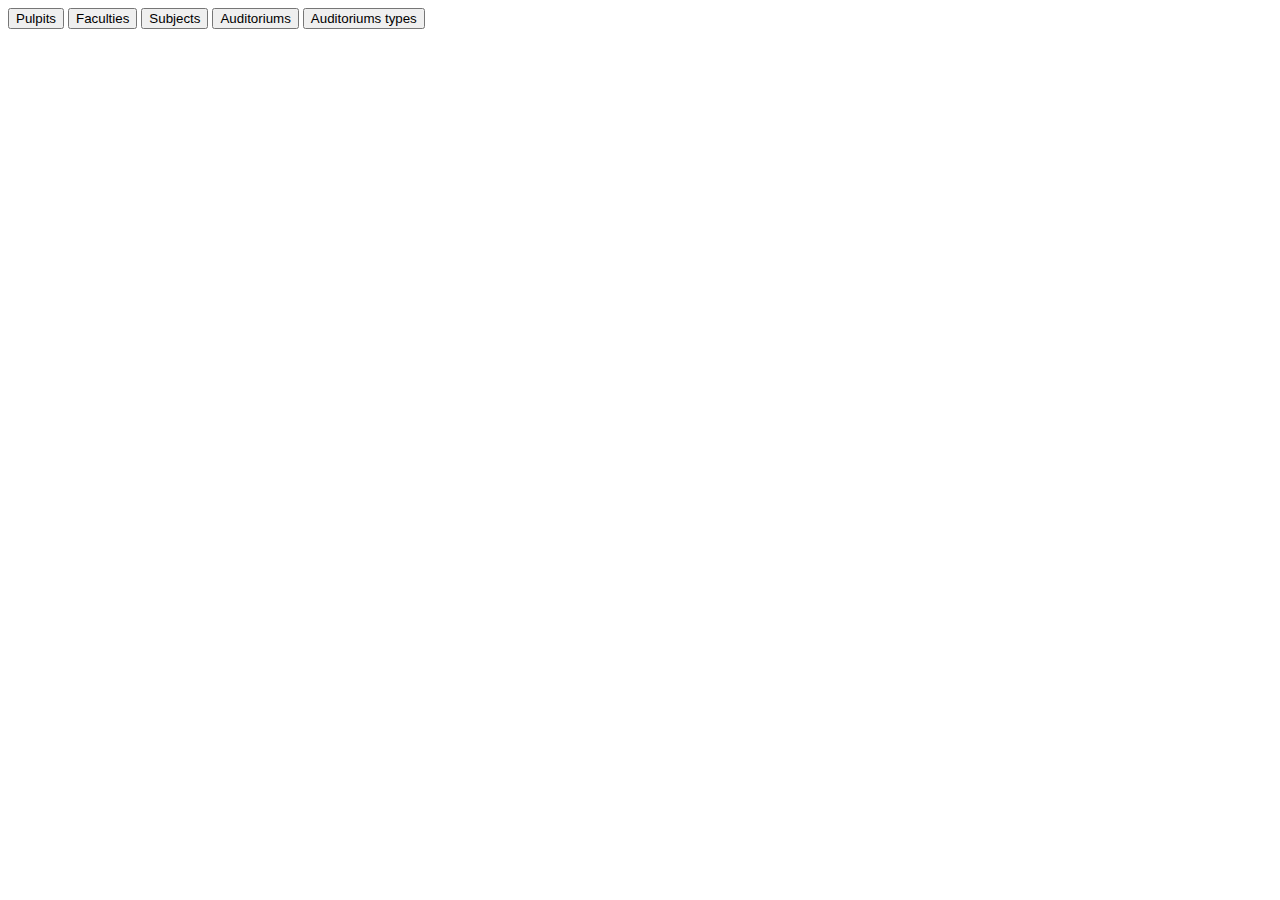
<file: Node js практика 4/index.html>
<!DOCTYPE html>
<html lang="en" dir="ltr">

<head>
    <meta charset="utf-8">
    <title>Database</title>
</head>

<body>

    <button onclick="pulpits()">Pulpits</button>
    <button onclick="faculties()">Faculties</button>
    <button onclick="subjects()">Subjects</button>
    <button onclick="auditoriums()">Auditoriums</button>
    <button onclick="auditoriumstypes()">Auditoriums types</button>

    <div id="out"></div>
    <div id="errors" style="color: red; font-size: 20px;"></div>

</body>

<script>
    let table;
    let putpost;
    const url = "http://localhost:3000/api/";

    function pulpits() {
        table = "pulpits";
        fetch(url + "pulpits", {
            method: "GET"
        }).then(res => res.json()).then(res => {
            let container = document.getElementById("out");
            container.innerHTML = `
            </br>
            <input class="data" id="id" type="json" placeholder="Id">
            <input class="data" id="name" type="json" placeholder="Name">
            <input class="data" id="faculty" type="json" placeholder="Faculty Id"></br>
            <button onclick="post()">post</button>
            <button onclick="put()">put</button>
            </br></br></br>`;
            res.forEach(pulpit => {
                container.innerHTML += `<span>${pulpit.PULPIT} - ${pulpit.PULPIT_NAME} [${pulpit.FACULTY}] </span>`;
                container.innerHTML += `<button onclick="del(this)" id="${pulpit.PULPIT}">delete</button><br>`
            });
        });
    }

    function faculties() {
        table = "faculties";
        fetch(url + "faculties").then(res => res.json()).then(res => {
            let container = document.getElementById("out");
            container.innerHTML = `
            </br>
            <input class="data" id="id" type="text" placeholder="Id">
            <input class="data" id="name" type="text" placeholder="Name"></br>
            <button class="data" onclick="post()">post</button>
            <button onclick="put()">put</button>
            </br></br></br>`;
            res.forEach(faculty => {
                container.innerHTML += `<span>${faculty.FACULTY} - ${faculty.FACULTY_NAME}</span>`;
                container.innerHTML += `<button onclick="del(this)" id="${faculty.FACULTY}">delete</button><br>`;
            });
        });
    }

    function subjects() {
        table = "subjects";
        fetch(url + "subjects").then(res => res.json()).then(res => {
            let container = document.getElementById("out");
            container.innerHTML = `
            </br>
            <input class="data" id="id" type="text" placeholder="Id">
            <input class="data" id="name" type="text" placeholder="Name">
            <input class="data" id="pulpit" type="text" placeholder="Pulpit Id"></br>
            <button onclick="post()">post</button>
            <button onclick="put()">put</button>
            </br></br></br>`;
            res.forEach(subject => {
                container.innerHTML += `<span>${subject.SUBJECT} - ${subject.SUBJECT_NAME} [${subject.PULPIT}]</span>`;
                container.innerHTML += `<button onclick="del(this)" id="${subject.SUBJECT}">delete</button><br>`;
            });
        });
    }

    function auditoriums() {
        table = "auditoriums";
        fetch(url + "auditoriums").then(res => res.json()).then(res => {
            let container = document.getElementById("out");
            container.innerHTML = `
            </br>
            <input class="data" id="id" type="text" placeholder="Id">
            <input class="data" id="name" type="text" placeholder="Name">
            <input class="data" id="capacity" type="text" placeholder="Capacity">
            <input class="data" id="type" type="text" placeholder="Type Id"></br>
            <button onclick="post()">post</button>
            <button onclick="put()">put</button>
            </br></br></br>`;
            res.forEach(auditorium => {
                container.innerHTML += `<span>${auditorium.AUDITORIUM} - ${auditorium.AUDITORIUM_NAME} - ${auditorium.AUDITORIUM_CAPACITY} - ${auditorium.AUDITORIUM_TYPE}</span>`;
                container.innerHTML += `<button onclick="del(this)" id="${auditorium.AUDITORIUM}">delete</button><br>`;
            });
        });
    }

    function auditoriumstypes() {
        table = "auditoriumstypes";
        fetch(url + "auditoriumstypes").then(res => res.json()).then(res => {
            let container = document.getElementById("out");
            container.innerHTML = `
            </br>
            <input class="data" id="id" type="text" placeholder="Id">
            <input class="data" id="name" type="text" placeholder="Name"></br>
            <button onclick="post()">post</button>
            <button onclick="put()">put</button>
            </br></br></br>`;
            res.forEach(auditoriumstype => {
                container.innerHTML += `<span>${auditoriumstype.AUDITORIUM_TYPE} - ${auditoriumstype.AUDITORIUM_TYPENAME}</span>`;
                container.innerHTML += `<button onclick="del(this)" id="${auditoriumstype.AUDITORIUM_TYPE}">delete</button><br>`;
            });
        });
    }

    function put() {
        putpost = "PUT";
        let Data = Array.from(document.getElementsByClassName("data")).map(a => {
            return {
                field: a.getAttribute("id"),
                value: a.value
            };
        });
        let ID = Data.find(a => a.field === "id").value;
        upsert(Data, ID);
    }

    function post() {
        putpost = "POST";
        let Data = Array.from(document.getElementsByClassName("data")).map(a => {
            return {
                field: a.getAttribute("id"),
                value: a.value
            };
        });
        let ID = Data.find(a => a.field === "id").value;
        upsert(Data, ID);
    }

    function upsert(Data, ID) {
        let data;
        switch (table) {
            case "pulpits":
                data = {
                    PULPIT: Data.find(a => a.field === "id").value,
                    PULPIT_NAME: Data.find(a => a.field === "name").value,
                    FACULTY: Data.find(a => a.field === "faculty").value
                };
                break;
            case "faculties":
                data = {
                    FACULTY: Data.find(a => a.field === "id").value,
                    FACULTY_NAME: Data.find(a => a.field === "name").value
                };
                break;
            case "subjects":
                data = {
                    SUBJECT: Data.find(a => a.field === "id").value,
                    SUBJECT_NAME: Data.find(a => a.field === "name").value,
                    PULPIT: Data.find(a => a.field === "pulpit").value
                };
                break;
            case "auditoriums":
                data = {
                    AUDITORIUM: Data.find(a => a.field === "id").value,
                    AUDITORIUM_NAME: Data.find(a => a.field === "name").value,
                    AUDITORIUM_CAPACITY: Data.find(a => a.field === "capacity").value,
                    AUDITORIUM_TYPE: Data.find(a => a.field === "type").value
                };
                break;
            case "auditoriumstypes":
                data = {
                    AUDITORIUM_TYPE: Data.find(a => a.field === "id").value,
                    AUDITORIUM_TYPENAME: Data.find(a => a.field === "name").value
                };
                break;
        }
        fetch(url + table, {
                method: putpost,
                headers: {
                    "Content-Type": "json/aplication"
                },
                body: JSON.stringify(data)
            }).then(res => res.json()).then(res => {
                checkErrors(res);
                update();
            })
            .catch(res => {
                alert(res);
            });

    }

    function del(data) {
        fetch(`${url}${table}/${data.getAttribute("id")}`, {
                method: "DELETE"
            }).then(res => res.json()).then(res => {
                checkErrors(res);
                update();
            })
            .catch(res => {
                alert(res);
            });
    }

    function checkErrors(data) {
        if (typeof data === "string") {
            if (data.indexOf("error") !== -1) {
                alert(data);
            }
        }
    }

    function update() {
        switch (table) {
            case "pulpits":
                pulpits();
                break;
            case "faculties":
                faculties();
                break;
            case "subjects":
                subjects();
                break;
            case "auditoriums":
                auditoriums();
                break;
            case "auditoriumstypes":
                auditoriumstypes();
                break;
        }
    }
</script>

</html>
</file>
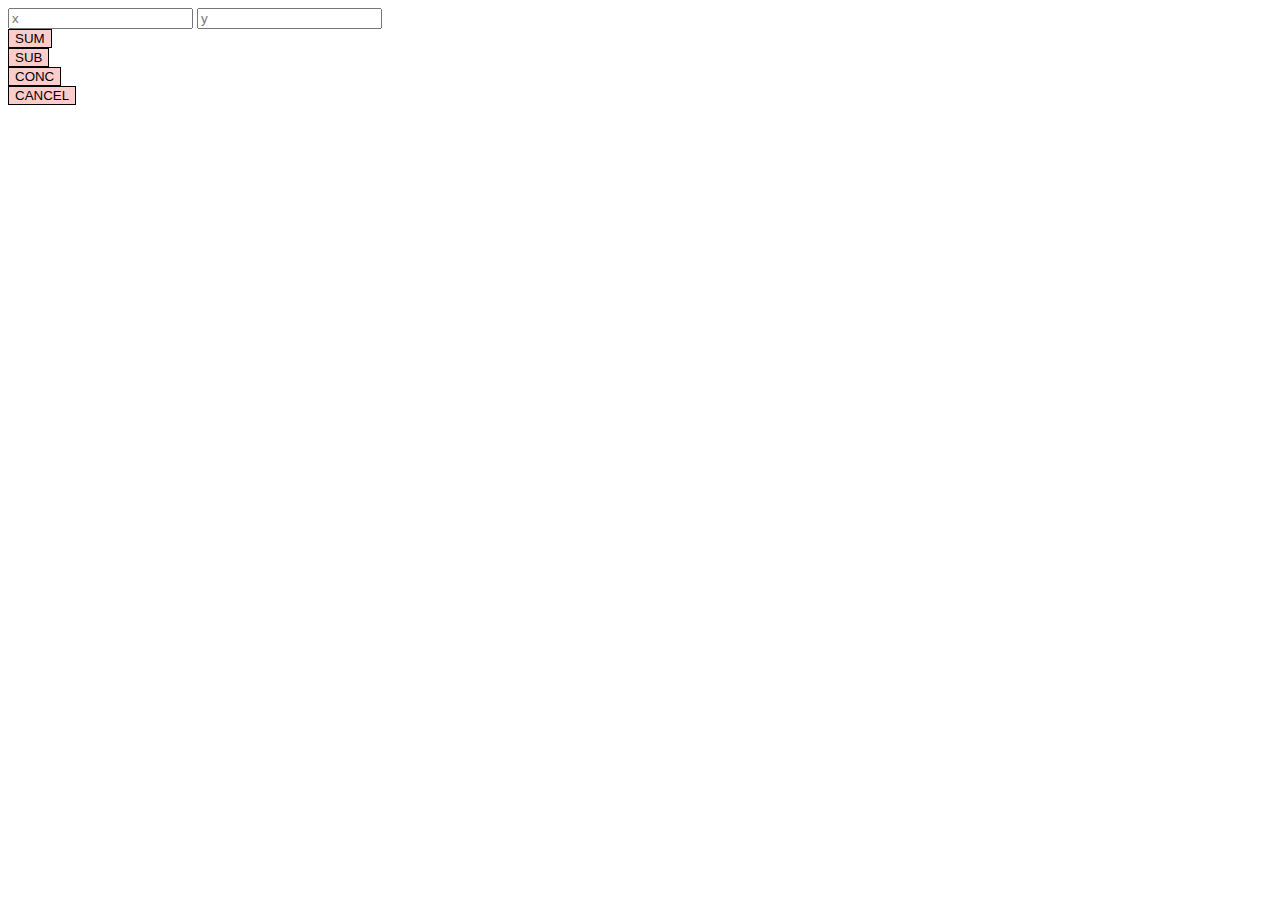
<file: Node js практика 1/Static/index.html>
<!DOCTYPE html>
<html lang="en">

<head>
    <meta charset="UTF-8">
    <meta name="viewport" content="width=device-width, initial-scale=1.0">
    <script src="js.js"></script>
    <link rel="stylesheet" href="index.css">
    <title>Document</title>
</head>

<body>
    <form id="form">
        <input id="x" type="text" placeholder="x" value="" />
        <input id="y" type="text" placeholder="y" value="" /></br>
        <input type="button" onclick="sum(getElementById('x').value,getElementById('y').value)" value="SUM" /></br>
        <input type="button" onclick="sub(getElementById('x').value,getElementById('y').value)" value="SUB" /></br>
        <input type="button" onclick="conc(getElementById('x').value,getElementById('y').value)" value="CONC" /></br>
        <input type="button" onclick="cansel()" value="CANCEL" /></br>
    </form>
    <span id="result"></span>
</body>

</html>
</file>
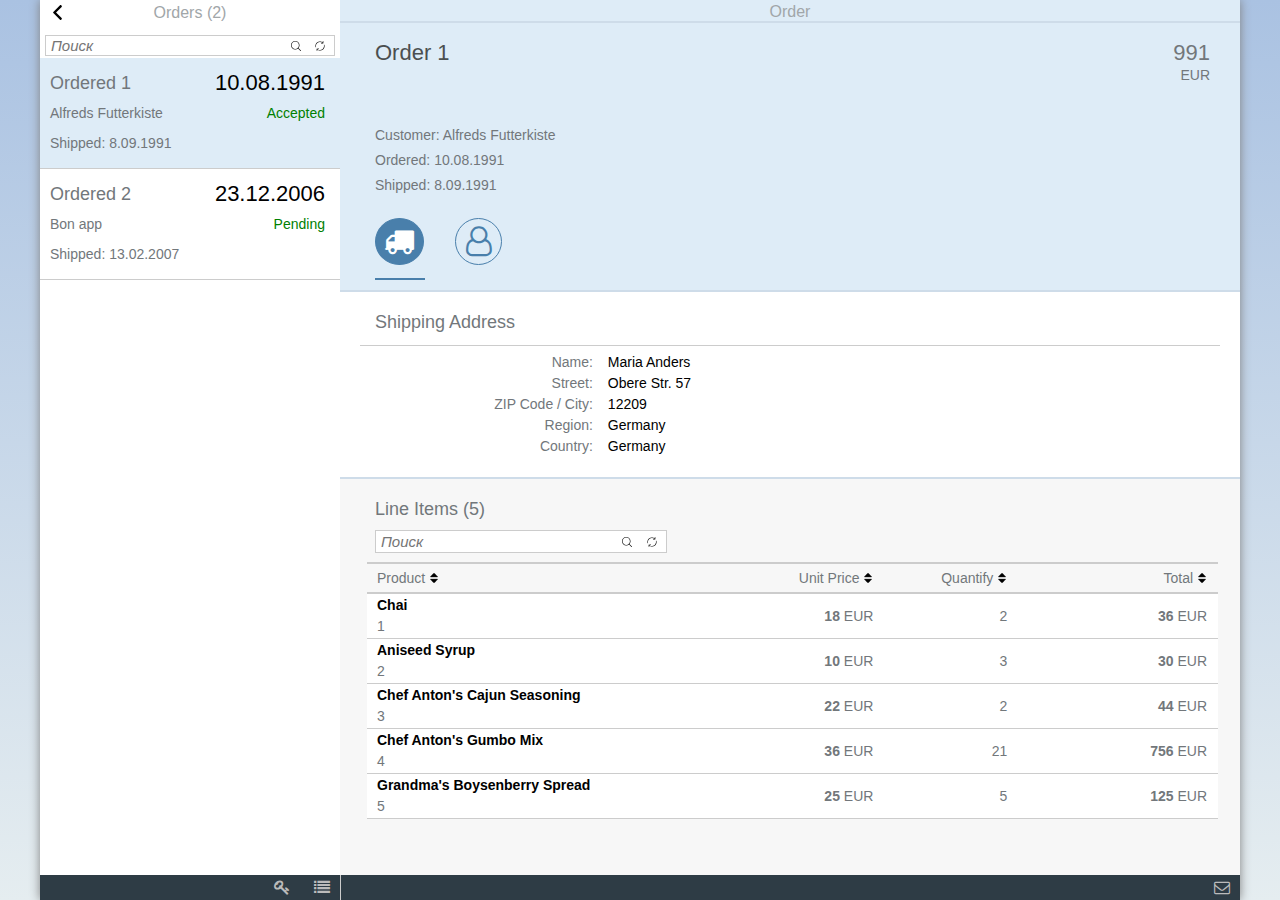
<file: Main.html>
<!DOCTYPE html>
<html>

<head>
    <meta charset="utf-8" />
    <title>Transportation</title>

    <link rel="stylesheet" href="Style.css" />
    <link rel="stylesheet" href="font-awesome-4.7.0/css/font-awesome.min.css">

    <script src="js\main.js"></script>
    <script src="js\data.js"></script>

</head>

<body onload="loadOrders()">
    <div class="flex-container">

        <asite class="site-panel">

            <div class="top-panel">
                <div class="site-panel-top">
                    <img src="icons\back.svg" alt="" onclick="hideSitePanel()">
                    <div>
                        <span>Orders </span><span class="js-order-count"></span>
                    </div>
                </div>
                <div class="order-find-panel">
                    <form>
                        <input type="search" class="order-find-field" placeholder="Поиск">
                        <img src="icons\search.svg" alt="" onclick="findInOrderPanel()">
                        <img src="icons\refresh.svg" alt="" onclick="loadOrders()">
                    </form>
                </div>
            </div>

            <div class="orders-panel">

            </div>
        </asite>

        <div class="main-panel">
            <div class="main-panel-top">
                <img src="icons\open-menu.svg" alt="" class="burger-button" onclick="showSitePanel(this)">
                <div class="main-panel-top-text">Order</div>
            </div>

            <div class="main-info-order">

                <div class="order-price-panel">
                    <div class="order-text">Order <span class="current-order-id"></span></div>
                    <div class="price">
                        <span class="price-text">0</span><br>
                        <span class="currency-text">EUR</span>
                    </div>
                </div>

                <div class="customer-date-panel">
                    <span>Customer: </span><span class="info-customer"></span><br>
                    <span>Ordered: </span><span class="info-createdAt"></span><br>
                    <span>Shipped: </span><span class="info-shippedAt"></span>
                </div>

                <div class="icons">
                    <div class="underline-icon" title="Shipping info">
                        <i class="fa fa-truck js-select-icon" id="truck-icon" aria-hidden="true" onclick="iconClick(this,'man-icon')"></i>
                    </div>
                    <div title="Processor">
                        <i class="fa fa-user-o" id="man-icon" aria-hidden="true" onclick="iconClick(this,'truck-icon')"></i>
                    </div>
                </div>

            </div>

            <div class="product-panel">

                <div class="dynamic-container">

                    <div class="address-panel-header">
                        <div>
                            <span>Shipping Address</span>
                        </div>
                    </div>

                    <div class="address-info-list">
                        <div>
                            <div class="type-field">Name:</div>
                            <div class="name-parcel"></div><br>
                        </div>
                        <div>
                            <div class="type-field">Street:</div>
                            <div class="street-text"></div><br>
                        </div>
                        <div>
                            <div class="type-field">ZIP Code / City:</div>
                            <div class="zipcode-text"></div><br>
                        </div>
                        <div>
                            <div class="type-field">Region:</div>
                            <div class="region-text"></div><br>
                        </div>
                        <div>
                            <div class="type-field">Country:</div>
                            <div class="country-text"></div>
                        </div>
                    </div>
                </div>

                <div class="line-items">
                    <div class="line-items-top-text">
                        Line Items <span class="js-products-count"></span>
                    </div>
                    <div class="product-find-panel">
                        <form>
                            <input type="search" class="product-find-field" placeholder="Поиск">
                            <img src="icons\search.svg" alt="" onclick="findInProductPanel()">
                            <img src="icons\refresh.svg" alt="" onclick="selectProductInfo(findOrderById(document.querySelector('.current-order-id').innerHTML))">
                        </form>
                    </div>
                    <div class="box-table">
                        <table>
                            <thead>
                                <tr>
                                    <th>Product <img src="icons\sort.png " alt="" class="button-sort" onclick="getSort(event)"></th>
                                    <th>Unit Price <img src="icons\sort.png " alt="" class="button-sort" onclick="getSort(event)"></th>
                                    <th>Quantify <img src="icons\sort.png " alt="" class="button-sort" onclick="getSort(event)"></th>
                                    <th>Total <img src="icons\sort.png " alt="" class="button-sort" onclick="getSort(event)"></th>
                                </tr>
                            </thead>
                            <tbody class="products-info ">

                            </tbody>
                        </table>
                    </div>
                </div>
            </div>
        </div>
        <footer class="website-footer ">
            <div class="footer-left-inscription ">
                <i class="fa fa-key " aria-hidden="true "></i>
                <i class="fa fa-list " aria-hidden="true "></i>
            </div>
            <div class="footer-right-inscription ">
                <i class="fa fa-envelope-o " aria-hidden="true "></i>
            </div>
        </footer>
    </div>
</body>

</html>
</file>
<file: Node js практика 1/Static/index.css>
input[type="button"] {
    text-align: center;
    align-items: center;
    justify-content: center;
    background: #FFCCCC;
    border: 1px solid black;
}
</file>
<file: Style.css>
﻿html {
    font-family: Arial, "Helvetica Neue", Helvetica, sans-serif;
}

body {
    overflow: hidden;
    margin: 0px;
    background: linear-gradient(to bottom, #aac2e2, #e5edf0);
}

.flex-container {
    box-shadow: 0 0 10px grey;
    display: flex;
    flex-direction: row;
    align-items: stretch;
    height: 100vh;
    min-height: 100vh;
    max-width: 1200px;
    margin: auto;
}


/*
site panel stile
*/

.site-panel img {
    cursor: pointer;
    padding-top: 5px;
    width: 15px;
    padding-left: 10px;
}

.site-panel {
    background-color: white;
    width: 300px;
}

.site-panel-top {
    padding-bottom: 15px;
}

.site-panel-top>div {
    margin-top: -20px;
    text-align: center;
}

.site-panel-top,
.order-find-panel,
.product-find-panel {
    height: 15px;
}

.order-find-field {
    font-style: italic;
    padding-left: 5px;
    font-size: 15px;
    border: none;
    width: 80%;
    height: 100%;
}

.order-find-panel form,
.product-find-panel form {
    margin: 5px;
    vertical-align: middle;
    border: 1px solid #cccccc;
}

.order-find-panel img {
    cursor: pointer;
    width: 10px;
}


/*
 orders panel
*/

.orders-panel {
    max-height: 100vh;
    overflow-y: auto;
    display: flex;
    flex-direction: column;
    margin-top: 8px;
}

.orders-panel>.order {
    line-height: 30px;
    padding: 10px 15px 10px 10px;
    display: block;
    max-height: 90px;
    border-bottom: 1px solid #cccccc;
}

.select-order {
    background-color: #deecf7 !important;
}

.orders-panel .order-number {
    flex-wrap: wrap;
    overflow: hidden;
    white-space: nowrap;
    text-overflow: ellipsis;
    max-width: 130px;
    display: block;
    float: left;
    font-size: 18px;
    color: #72777b;
}

.orders-panel .date {
    display: block;
    float: right;
    font-size: 22px;
    color: black;
}

.orders-panel .download-name,
.orders-panel .shipped {
    width: 200px;
    display: block;
    float: left;
    font-size: 14px;
    color: #72777b;
}

.orders-panel .status {
    display: block;
    float: right;
    font-size: 14px;
    color: green;
}

.orders-panel>.order:last-child {
    margin-bottom: 83px;
}

.orders-panel>.order:hover {
    cursor: pointer;
    background-color: #eeeeee;
}

.no-order-error {
    height: 100px;
    font-size: 20px;
    text-align: center;
    margin-top: 30px;
}


/*
main panel
*/

.main-panel {
    overflow-y: auto;
    display: flex;
    flex-direction: column;
    background-color: #deecf7;
    flex: 9.5;
}

.burger-button {
    display: none;
}

.main-panel-top {
    background-color: #deecf7;
    position: fixed;
    display: flex;
    width: 100%;
    max-width: 900px;
}

.main-panel-top-text {
    text-align: center;
    flex: 1.5;
    border-bottom: 2px solid #cedce9;
    margin-top: 3px;
}

.main-panel>.main-info-order {
    margin-top: 15px;
    display: flex;
    flex-direction: column;
    flex: 12;
    border-bottom: 2px solid #cedce9;
}

.site-panel-top,
.main-panel-top-text {
    font-size: 16px;
    color: #a1a6a9;
}

.order-price-panel {
    flex: 1;
    display: flex;
    flex-direction: row;
    justify-content: space-between;
    text-align: right;
    margin: 25px 0 10px 35px
}

.order-price-panel>.order-text {
    max-width: 700px;
    word-wrap: break-word;
    font-size: 22px;
    color: #4b4f50;
    text-align: left;
    flex: 1;
}

.order-price-panel>.price {
    flex: 1;
    margin-right: 30px;
}

.customer-date-panel,
.main-info-order>.icons {
    flex: 1;
    margin-left: 35px;
}

.main-info-order>.icons {
    display: flex;
    direction: row;
    margin-top: 20px;
}

.price-text {
    text-align: right;
    font-size: 22px;
    color: #72777b;
}

.currency-text,
.address-info-list,
.processor-info-list,
.customer-date-panel,
.box-table {
    font-size: 14px;
    color: #72777b;
}

.main-info-order>.customer-date-panel {
    line-height: 25px;
}

.icons>div {
    margin-right: 30px;
    width: 50px;
    height: 60px;
}

.icons i {
    cursor: pointer;
    color: #497fab;
    border: 1px solid #497fab;
    padding: 7px 5px 3px 5px;
    border-radius: 50%;
    text-align: center;
    font-size: 30px;
    height: 35px;
    width: 35px;
}

.select-icon {
    background-color: #497fab;
    color: white !important;
}

.underline-icon {
    border-bottom: 2px solid #497fab;
}

.fa-truck {
    padding-right: 7px!important;
}

.product-panel {
    background-color: #f7f7f7;
    flex: 26.5;
}

.dynamic-container {
    background-color: white;
}

.address-panel-header,
.processor-panel-header {
    padding-left: 20px;
    padding-right: 20px;
    height: 60px;
}

.address-panel-header>div,
.processor-panel-header>div {
    font-size: 18px;
    color: #72777b;
    padding: 20px 35px 12px 15px;
    border-bottom: 1px solid #cccccc;
}

.address-info-list,
.processor-info-list {
    padding-bottom: 20px;
    border-bottom: 2px solid #cedce9;
}

.name-parcel,
.street-text,
.zipcode-text,
.region-text,
.country-text,
.first-name-man,
.last-name-man,
.address,
.email,
.phone {
    flex: 2.5;
    padding-left: 15px;
    text-align: left;
    color: black;
}

.phone,
.email {
    color: #497fab;
}

.address-info-list>div,
.processor-info-list>div {
    display: flex;
    direction: row;
    line-height: 1.5;
}

.address-info-list .type-field,
.processor-info-list .type-field {
    flex: 1;
    text-align: right;
}

.line-items {
    padding-bottom: 15px;
}

.line-items-top-text {
    font-size: 18px;
    color: #72777b;
    padding: 20px 0px 0px 15px;
    margin: 0 20px 10px 20px;
}

.product-find-panel img {
    margin-left: 10px;
    width: 10px;
    cursor: pointer;
}

.product-find-panel {
    margin-bottom: 15px;
}

.product-find-panel form {
    height: 21px;
    margin: 10px 0px 0px 35px;
    background-color: white;
    padding-bottom: 0px;
    width: 290px;
}

.product-find-field {
    font-style: italic;
    padding-left: 5px;
    font-size: 15px;
    border: none;
    width: 80%;
    height: 100%;
}


/*
 table
  */

.box-table {
    margin: 0px 20px 15px 25px;
}

.box-table>table {
    width: 100%;
}

.box-table tr {
    display: flex;
    flex-direction: row;
    justify-content: space-between;
    align-items: center;
}

.box-table thead {
    background-color: #f7f7f7;
}

.box-table thead img {
    cursor: pointer;
    width: 10px;
}

.box-table thead>tr {
    border-bottom: 2px solid #cccccc;
    border-top: 2px solid #cccccc;
    padding: 5px 0;
    margin-bottom: -2px;
}

.box-table thead th {
    font-weight: 500;
}

.products-info>tr {
    background-color: white;
    border-bottom: 1px solid #cccccc;
}

.procuct>.product-name,
.unit-price>.price,
.total>.price {
    font-weight: 600;
}

.procuct>.product-name {
    color: black;
}

.box-table tr>.procuct {
    line-height: 1.5;
}

tr>th:nth-child(1),
tr>td:nth-child(1) {
    padding-left: 10px;
    flex: 10;
    text-align: left;
}

tr>th:nth-child(2),
tr>td:nth-child(2) {
    flex: 5;
    text-align: right;
}

tr>th:nth-child(3),
tr>td:nth-child(3) {
    flex: 4;
    text-align: right;
}

tr>th:nth-child(4),
tr>td:nth-child(4) {
    margin-right: 10px;
    flex: 6;
    text-align: right;
}

.mobile-price-text {
    display: none;
}

.mobile-total-text {
    display: none;
}

.mobile-quantify-text {
    display: none;
}


/*
footer
*/

footer i {
    padding-top: 2px;
    color: rgb(187, 187, 187);
    font-size: 20px;
    cursor: pointer;
}

.footer-left-inscription i:nth-child(1) {
    margin-right: 20px;
}

.footer-left-inscription i:nth-child(2) {
    margin-right: 10px;
}

.footer-right-inscription i:nth-child(1) {
    margin-right: 10px;
}

.website-footer {
    position: fixed;
    bottom: 0;
    display: flex;
    height: 25px;
    width: 100%;
    max-width: 1200px;
    background-color: #2E3C45;
}

.footer-left-inscription {
    padding: 2px 0 0 0;
    border-right: 1px solid #cccccc;
    width: 300px;
    text-align: right;
}

.footer-right-inscription {
    flex: 1;
    padding: 2px 0 0 0;
    text-align: right;
}


/*
adaptive
*/

@media only screen and (max-width: 500px),
(min-device-width: 768px) and (max-device-width: 1024px) {
    table,
    thead,
    .prod,
    th,
    td,
    tr {
        display: block;
    }
    table {
        background-color: white;
    }
    .box-table {
        margin: auto;
    }
    .box-table img {
        display: none;
    }
    .box-table thead th:nth-child(1) {
        margin: 0;
        padding-left: 0;
    }
    .box-table thead th:nth-child(2),
    .box-table thead th:nth-child(3),
    .box-table thead th:nth-child(4) {
        display: none;
    }
    .box-table thead>tr {
        padding-left: 15px;
        margin-bottom: 0px;
    }
    .products-info>tr {
        width: 200%;
        display: block;
    }
    .mobile-quantify-text,
    .mobile-total-text,
    .mobile-price-text {
        display: block;
    }
    .box-table tr>th:nth-child(1),
    .box-table tr>td:nth-child(1),
    .box-table tr>th:nth-child(2),
    .box-table tr>td:nth-child(2),
    .box-table tr>th:nth-child(3),
    .box-table tr>td:nth-child(3),
    .box-table tr>th:nth-child(4),
    .box-table tr>td:nth-child(4) {
        width: 100%;
        padding: 0;
        margin-left: 25px;
        text-align: left;
    }
    .box-table tr>td:nth-child(1),
    .box-table tr>td:nth-child(2),
    .box-table tr>td:nth-child(3),
    .box-table tr>td:nth-child(4) {
        margin: 0;
        padding-left: 15px;
        padding-bottom: 10px;
    }
    .address-info-list>div,
    .processor-info-list>div {
        flex-direction: column;
    }
    .address-info-list .type-field,
    .processor-info-list .type-field {
        padding-left: 15px;
        text-align: left;
    }
    .address-panel-header,
    .processor-panel-header {
        padding: 0;
    }
    .product-find-panel {
        margin-left: 10px;
    }
    .product-find-panel>form {
        margin: 0;
    }
    .moreinfo-top-text {
        margin-top: -10px;
        padding: 0;
    }
    .line-items-top-text {
        margin: 0;
        padding: 10px 0 0px 15px;
    }
}

@media(max-width:800px) {
    .site-panel {
        display: none;
    }
    .footer-left-inscription {
        display: none;
    }
    .burger-button {
        z-index: 10;
        cursor: pointer;
        padding-left: 10px;
        padding-top: 3px;
        width: 15px;
        height: 15px;
        display: block;
    }
    .main-panel-top-text {
        margin-left: -25px;
    }
}

.show-site-panel {
    display: block;
}

.hide-site-panel {
    display: none;
}
</file>
